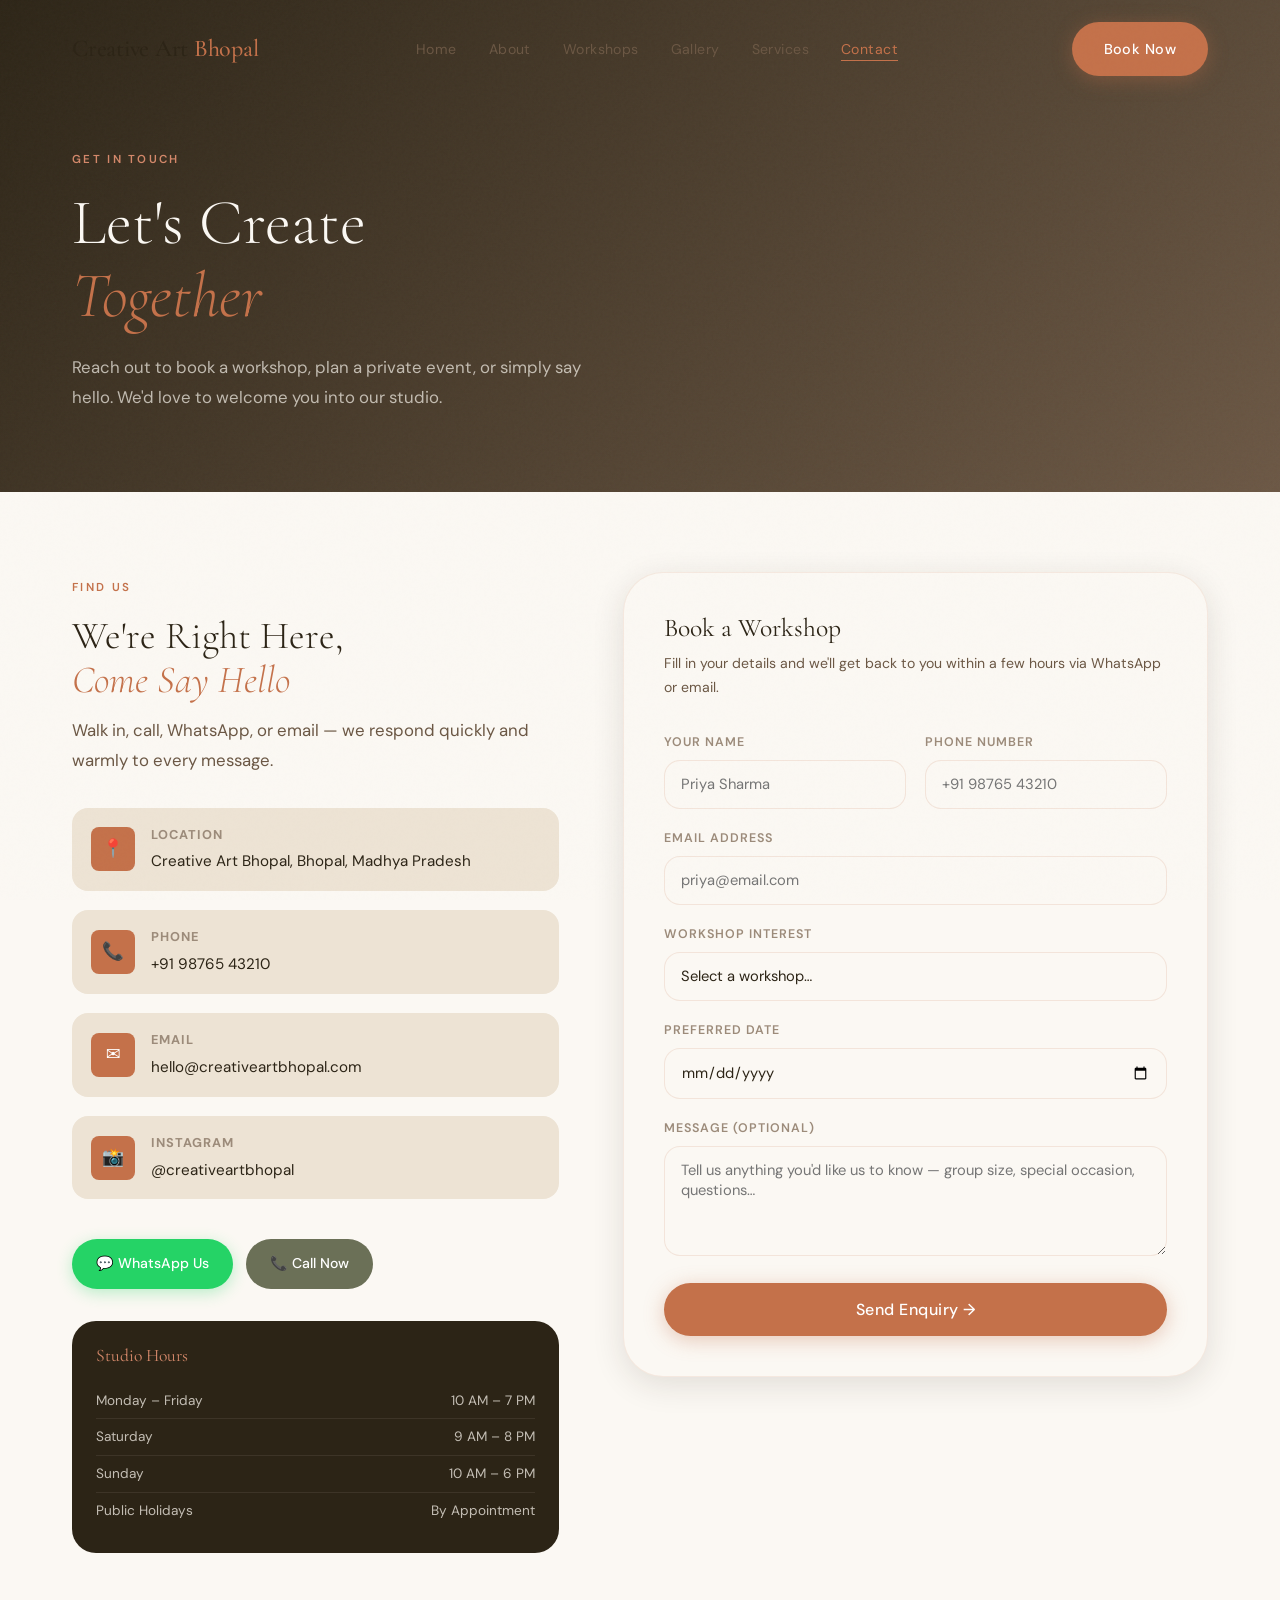
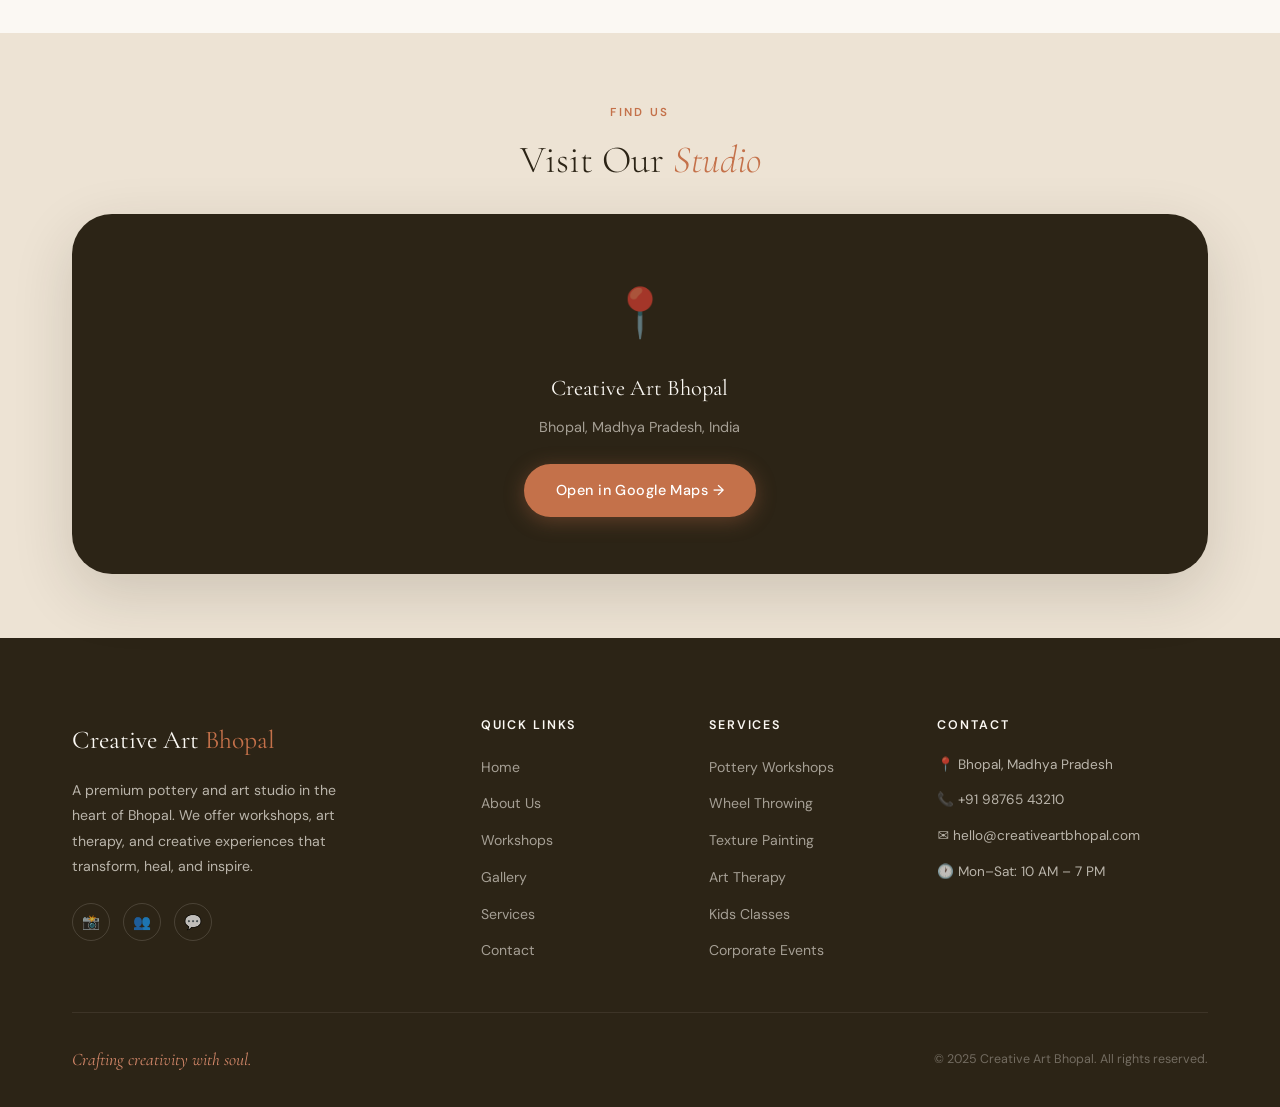
<file: contact.html>
<!DOCTYPE html>
<html lang="en">
<head>
  <meta charset="UTF-8" />
  <meta name="viewport" content="width=device-width, initial-scale=1.0" />
  <title>Contact — Creative Art Bhopal</title>
  <meta name="description" content="Book a workshop or get in touch with Creative Art Bhopal. Contact form, WhatsApp, phone, location and studio hours." />
  <link rel="stylesheet" href="style.css" />
</head>
<body>

<!-- MOBILE MENU -->
<nav class="mobile-menu" id="mobileMenu">
  <a href="index.html"     onclick="closeMobile()">Home</a>
  <a href="about.html"     onclick="closeMobile()">About</a>
  <a href="workshops.html" onclick="closeMobile()">Workshops</a>
  <a href="gallery.html"   onclick="closeMobile()">Gallery</a>
  <a href="services.html"  onclick="closeMobile()">Services</a>
  <a href="contact.html"   onclick="closeMobile()">Contact</a>
  <a href="contact.html" class="btn btn-primary" onclick="closeMobile()" style="font-size:1rem;padding:0.8rem 2rem">Book Now</a>
</nav>

<!-- NAVBAR -->
<header id="navbar">
  <div class="container">
    <div class="nav-inner">
      <a href="index.html" class="nav-logo">Creative Art <span>Bhopal</span></a>
      <ul class="nav-links">
        <li><a href="index.html">Home</a></li>
        <li><a href="about.html">About</a></li>
        <li><a href="workshops.html">Workshops</a></li>
        <li><a href="gallery.html">Gallery</a></li>
        <li><a href="services.html">Services</a></li>
        <li><a href="contact.html" class="active">Contact</a></li>
      </ul>
      <a href="contact.html" class="btn btn-primary nav-cta">Book Now</a>
      <button class="hamburger" id="hamburger" aria-label="Toggle menu" aria-expanded="false">
        <span></span><span></span><span></span>
      </button>
    </div>
  </div>
</header>

<!-- PAGE HERO -->
<div class="page-hero" style="background:linear-gradient(135deg,#2C2416,#6B5744)">
  <div class="container">
    <div class="page-hero-content reveal">
      <span class="section-label" style="color:var(--terra-light)">Get in Touch</span>
      <h1 class="section-title" style="color:var(--cream-light);font-size:clamp(2.5rem,5vw,4.5rem)">Let's Create<br><em>Together</em></h1>
      <p style="color:rgba(247,242,234,0.7);font-size:1.05rem;max-width:520px;line-height:1.8">Reach out to book a workshop, plan a private event, or simply say hello. We'd love to welcome you into our studio.</p>
    </div>
  </div>
</div>

<!-- CONTACT SECTION -->
<section class="page-section" style="background:var(--cream-light)">
  <div class="container">
    <div class="contact-grid">

      <!-- Info Side -->
      <div class="contact-info reveal">
        <span class="section-label">Find Us</span>
        <h2 class="section-title" style="font-size:clamp(1.8rem,3vw,2.8rem)">We're Right Here,<br><em>Come Say Hello</em></h2>
        <p class="section-subtitle" style="margin-bottom:2rem">Walk in, call, WhatsApp, or email — we respond quickly and warmly to every message.</p>

        <div class="contact-details">
          <div class="contact-item">
            <div class="contact-icon">📍</div>
            <div class="contact-item-text">
              <strong>Location</strong>
              <span>Creative Art Bhopal, Bhopal, Madhya Pradesh</span>
            </div>
          </div>
          <div class="contact-item">
            <div class="contact-icon">📞</div>
            <div class="contact-item-text">
              <strong>Phone</strong>
              <span>+91 98765 43210</span>
            </div>
          </div>
          <div class="contact-item">
            <div class="contact-icon">✉️</div>
            <div class="contact-item-text">
              <strong>Email</strong>
              <span>hello@creativeartbhopal.com</span>
            </div>
          </div>
          <div class="contact-item">
            <div class="contact-icon">📸</div>
            <div class="contact-item-text">
              <strong>Instagram</strong>
              <span>@creativeartbhopal</span>
            </div>
          </div>
        </div>

        <div class="contact-quick-btns">
          <a href="https://wa.me/919876543210" class="btn-whatsapp" id="whatsappBtn">💬 WhatsApp Us</a>
          <a href="tel:+919876543210"          class="btn-call"      id="callBtn">📞 Call Now</a>
        </div>

        <div class="hours-card">
          <h4>Studio Hours</h4>
          <div class="hours-row"><span>Monday – Friday</span><span>10 AM – 7 PM</span></div>
          <div class="hours-row"><span>Saturday</span><span>9 AM – 8 PM</span></div>
          <div class="hours-row"><span>Sunday</span><span>10 AM – 6 PM</span></div>
          <div class="hours-row"><span>Public Holidays</span><span>By Appointment</span></div>
        </div>
      </div>

      <!-- Form Side -->
      <div class="contact-form-wrap reveal reveal-delay-2">
        <h3>Book a Workshop</h3>
        <p>Fill in your details and we'll get back to you within a few hours via WhatsApp or email.</p>
        <form id="contactForm" onsubmit="submitForm(event)" novalidate>
          <div class="form-row">
            <div class="form-group">
              <label for="fname">Your Name</label>
              <input type="text" id="fname" name="name" placeholder="Priya Sharma" required />
            </div>
            <div class="form-group">
              <label for="fphone">Phone Number</label>
              <input type="tel" id="fphone" name="phone" placeholder="+91 98765 43210" required />
            </div>
          </div>
          <div class="form-group">
            <label for="femail">Email Address</label>
            <input type="email" id="femail" name="email" placeholder="priya@email.com" required />
          </div>
          <div class="form-group">
            <label for="fworkshop">Workshop Interest</label>
            <select id="fworkshop" name="workshop" required>
              <option value="" disabled selected>Select a workshop…</option>
              <option>Beginner Pottery</option>
              <option>Wheel Throwing</option>
              <option>Texture Painting</option>
              <option>Art Therapy</option>
              <option>Kids Classes</option>
              <option>Couples Session</option>
              <option>Corporate Workshop</option>
              <option>Private Event</option>
              <option>Monthly Course</option>
              <option>Other / Not Sure</option>
            </select>
          </div>
          <div class="form-group">
            <label for="fdate">Preferred Date</label>
            <input type="date" id="fdate" name="date" />
          </div>
          <div class="form-group">
            <label for="fmsg">Message (Optional)</label>
            <textarea id="fmsg" name="message" placeholder="Tell us anything you'd like us to know — group size, special occasion, questions…"></textarea>
          </div>
          <button type="submit" class="btn btn-primary form-submit" id="formSubmit">Send Enquiry →</button>
          <p id="formSuccess" style="display:none;text-align:center;color:var(--olive);font-size:0.9rem;margin-top:1rem;font-weight:500">
            ✅ Thank you! We'll be in touch very soon.
          </p>
        </form>
      </div>

    </div>
  </div>
</section>

<!-- MAP PLACEHOLDER -->
<div style="background:var(--beige);padding:4rem 0">
  <div class="container">
    <div class="reveal" style="text-align:center;margin-bottom:2rem">
      <span class="section-label">Find Us</span>
      <h2 class="section-title" style="font-size:clamp(1.8rem,3vw,2.6rem)">Visit Our <em>Studio</em></h2>
    </div>
    <div style="background:var(--charcoal);border-radius:var(--radius-xl);height:360px;display:flex;align-items:center;justify-content:center;overflow:hidden;box-shadow:var(--shadow-lg)" class="reveal">
      <div style="text-align:center;color:rgba(247,242,234,0.6)">
        <div style="font-size:3rem;margin-bottom:1rem">📍</div>
        <p style="font-family:var(--serif);font-size:1.4rem;color:var(--cream-light);margin-bottom:0.5rem">Creative Art Bhopal</p>
        <p style="font-size:0.9rem">Bhopal, Madhya Pradesh, India</p>
        <a href="https://maps.google.com" target="_blank" rel="noopener" class="btn btn-primary" style="margin-top:1.5rem;display:inline-flex">Open in Google Maps →</a>
      </div>
    </div>
  </div>
</div>

<!-- FOOTER -->
<footer id="footer">
  <div class="container">
    <div class="footer-grid">
      <div class="footer-brand">
        <a href="index.html" class="footer-logo">Creative Art <span>Bhopal</span></a>
        <p class="footer-about">A premium pottery and art studio in the heart of Bhopal. We offer workshops, art therapy, and creative experiences that transform, heal, and inspire.</p>
        <div class="social-icons">
          <a href="https://instagram.com" target="_blank" rel="noopener" class="social-icon">📸</a>
          <a href="https://facebook.com"  target="_blank" rel="noopener" class="social-icon">👥</a>
          <a href="https://wa.me/919876543210" target="_blank" rel="noopener" class="social-icon">💬</a>
        </div>
      </div>
      <div class="footer-col"><h4>Quick Links</h4><ul class="footer-links"><li><a href="index.html">Home</a></li><li><a href="about.html">About Us</a></li><li><a href="workshops.html">Workshops</a></li><li><a href="gallery.html">Gallery</a></li><li><a href="services.html">Services</a></li><li><a href="contact.html">Contact</a></li></ul></div>
      <div class="footer-col"><h4>Services</h4><ul class="footer-links"><li><a href="services.html">Pottery Workshops</a></li><li><a href="services.html">Wheel Throwing</a></li><li><a href="services.html">Texture Painting</a></li><li><a href="services.html">Art Therapy</a></li><li><a href="services.html">Kids Classes</a></li><li><a href="services.html">Corporate Events</a></li></ul></div>
      <div class="footer-col"><h4>Contact</h4><div class="footer-contact-list"><div class="footer-contact-item">📍 Bhopal, Madhya Pradesh</div><div class="footer-contact-item">📞 +91 98765 43210</div><div class="footer-contact-item">✉️ hello@creativeartbhopal.com</div><div class="footer-contact-item">🕐 Mon–Sat: 10 AM – 7 PM</div></div></div>
    </div>
    <div class="footer-bottom">
      <span class="footer-tagline">Crafting creativity with soul.</span>
      <span class="footer-legal">© 2025 Creative Art Bhopal. All rights reserved.</span>
    </div>
  </div>
</footer>

<script src="app.js"></script>
</body>
</html>
</file>
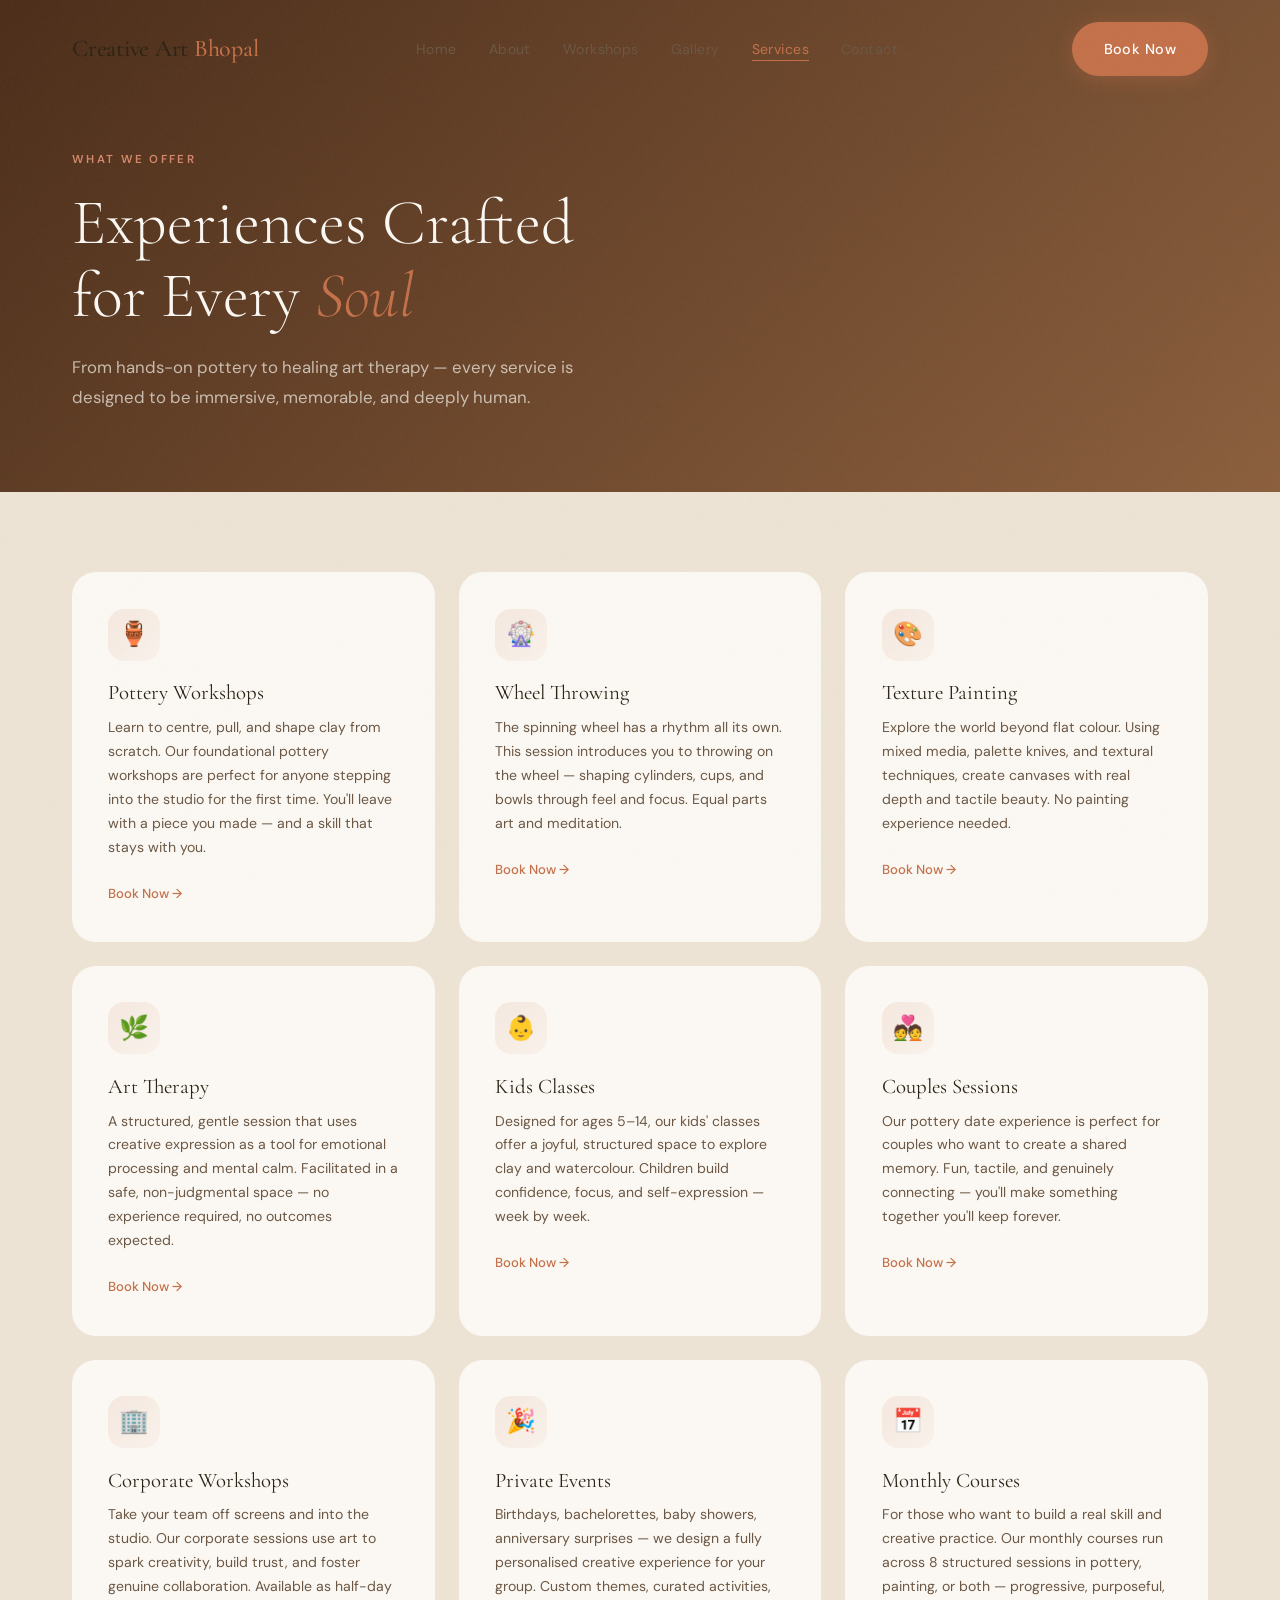
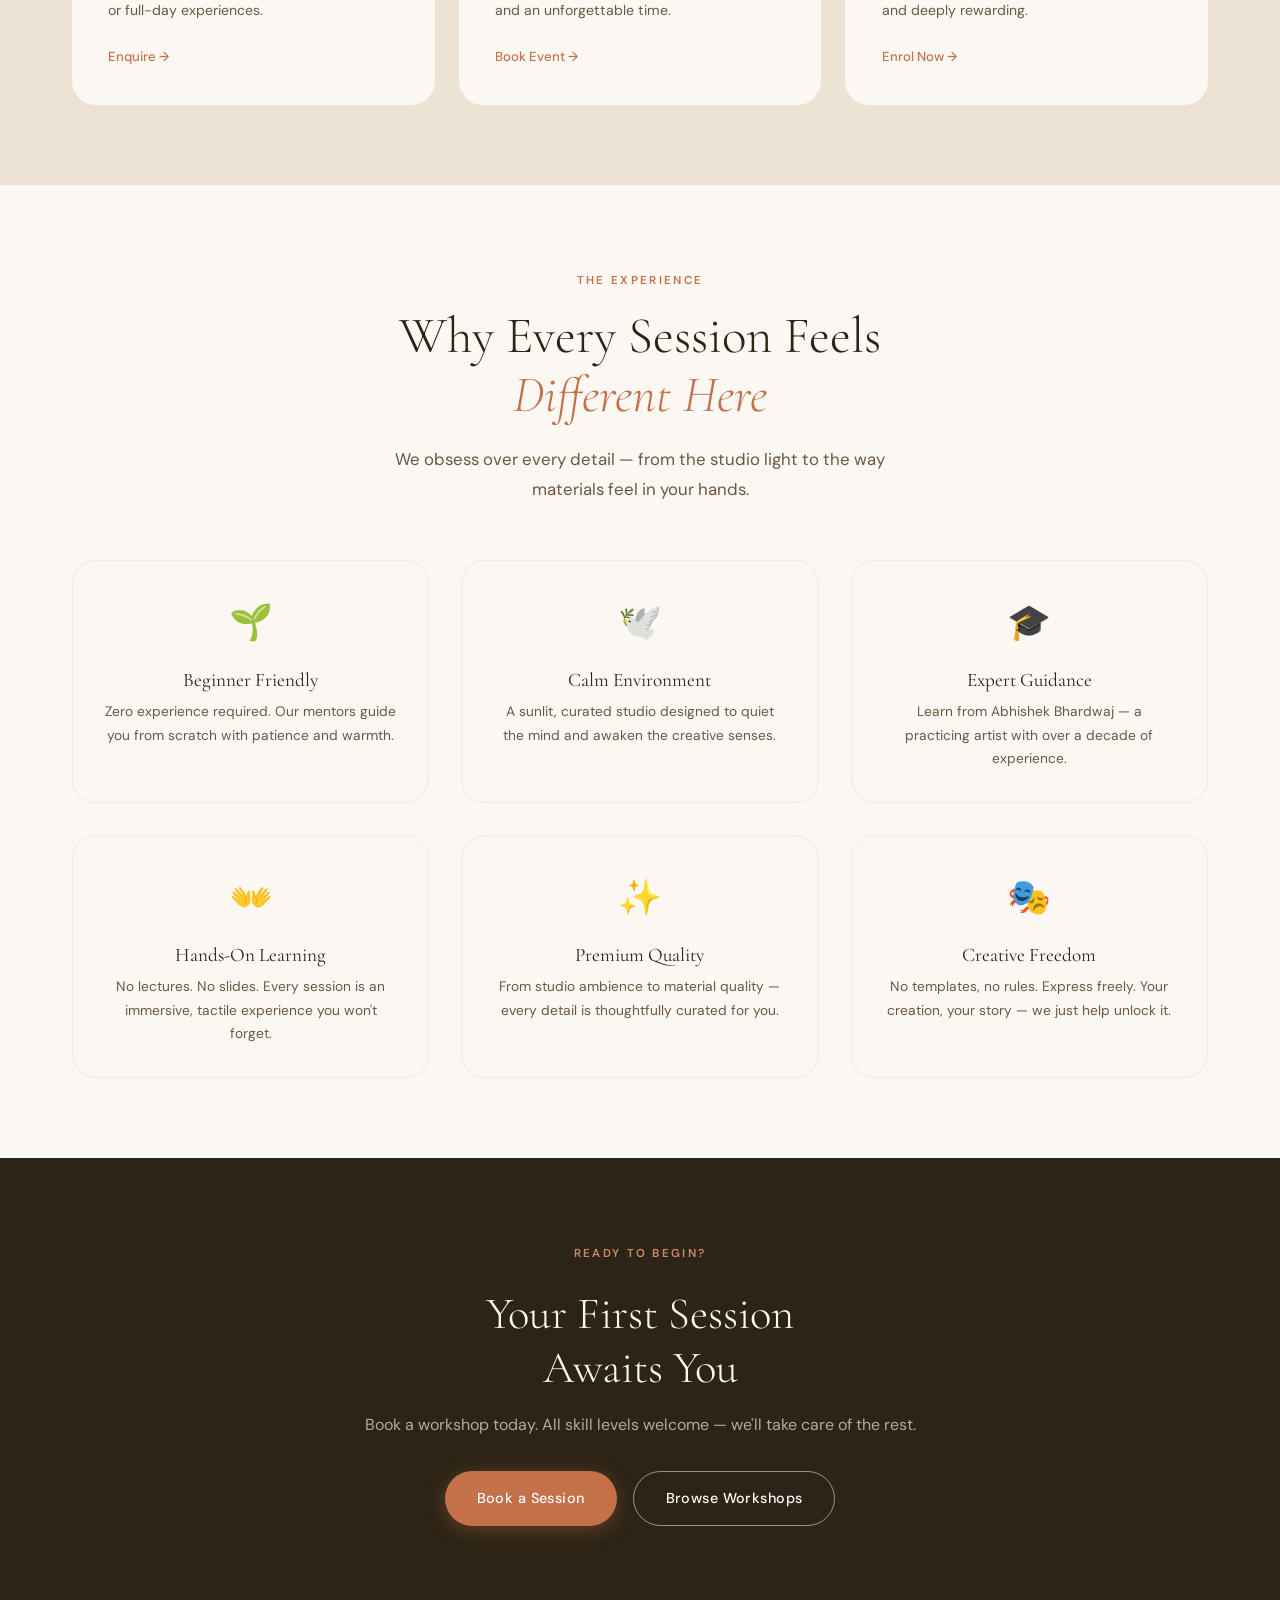
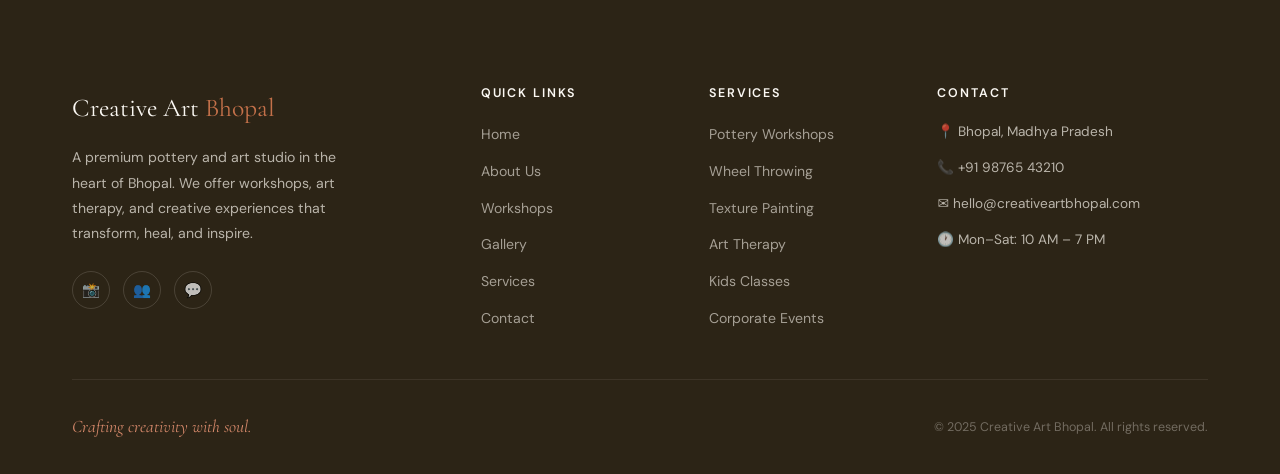
<file: services.html>
<!DOCTYPE html>
<html lang="en">
<head>
  <meta charset="UTF-8" />
  <meta name="viewport" content="width=device-width, initial-scale=1.0" />
  <title>Services — Creative Art Bhopal</title>
  <meta name="description" content="All services offered by Creative Art Bhopal: pottery, wheel throwing, painting, art therapy, kids classes, couples sessions, corporate workshops and more." />
  <link rel="stylesheet" href="style.css" />
</head>
<body>

<!-- MOBILE MENU -->
<nav class="mobile-menu" id="mobileMenu">
  <a href="index.html"     onclick="closeMobile()">Home</a>
  <a href="about.html"     onclick="closeMobile()">About</a>
  <a href="workshops.html" onclick="closeMobile()">Workshops</a>
  <a href="gallery.html"   onclick="closeMobile()">Gallery</a>
  <a href="services.html"  onclick="closeMobile()">Services</a>
  <a href="contact.html"   onclick="closeMobile()">Contact</a>
  <a href="contact.html" class="btn btn-primary" onclick="closeMobile()" style="font-size:1rem;padding:0.8rem 2rem">Book Now</a>
</nav>

<!-- NAVBAR -->
<header id="navbar">
  <div class="container">
    <div class="nav-inner">
      <a href="index.html" class="nav-logo">Creative Art <span>Bhopal</span></a>
      <ul class="nav-links">
        <li><a href="index.html">Home</a></li>
        <li><a href="about.html">About</a></li>
        <li><a href="workshops.html">Workshops</a></li>
        <li><a href="gallery.html">Gallery</a></li>
        <li><a href="services.html" class="active">Services</a></li>
        <li><a href="contact.html">Contact</a></li>
      </ul>
      <a href="contact.html" class="btn btn-primary nav-cta">Book Now</a>
      <button class="hamburger" id="hamburger" aria-label="Toggle menu" aria-expanded="false">
        <span></span><span></span><span></span>
      </button>
    </div>
  </div>
</header>

<!-- PAGE HERO -->
<div class="page-hero" style="background:linear-gradient(135deg,#4a2c18,#8B5E3C)">
  <div class="container">
    <div class="page-hero-content reveal">
      <span class="section-label" style="color:var(--terra-light)">What We Offer</span>
      <h1 class="section-title" style="color:var(--cream-light);font-size:clamp(2.5rem,5vw,4.5rem)">Experiences Crafted<br>for Every <em>Soul</em></h1>
      <p style="color:rgba(247,242,234,0.7);font-size:1.05rem;max-width:540px;line-height:1.8">From hands-on pottery to healing art therapy — every service is designed to be immersive, memorable, and deeply human.</p>
    </div>
  </div>
</div>

<!-- ALL SERVICES -->
<section class="page-section" style="background:var(--beige)">
  <div class="container">
    <div class="services-grid">
      <div class="service-card reveal">
        <div class="service-icon">🏺</div>
        <h3>Pottery Workshops</h3>
        <p>Learn to centre, pull, and shape clay from scratch. Our foundational pottery workshops are perfect for anyone stepping into the studio for the first time. You'll leave with a piece you made — and a skill that stays with you.</p>
        <a href="contact.html" class="service-link">Book Now →</a>
      </div>
      <div class="service-card reveal reveal-delay-1">
        <div class="service-icon">🎡</div>
        <h3>Wheel Throwing</h3>
        <p>The spinning wheel has a rhythm all its own. This session introduces you to throwing on the wheel — shaping cylinders, cups, and bowls through feel and focus. Equal parts art and meditation.</p>
        <a href="contact.html" class="service-link">Book Now →</a>
      </div>
      <div class="service-card reveal reveal-delay-2">
        <div class="service-icon">🎨</div>
        <h3>Texture Painting</h3>
        <p>Explore the world beyond flat colour. Using mixed media, palette knives, and textural techniques, create canvases with real depth and tactile beauty. No painting experience needed.</p>
        <a href="contact.html" class="service-link">Book Now →</a>
      </div>
      <div class="service-card reveal">
        <div class="service-icon">🌿</div>
        <h3>Art Therapy</h3>
        <p>A structured, gentle session that uses creative expression as a tool for emotional processing and mental calm. Facilitated in a safe, non-judgmental space — no experience required, no outcomes expected.</p>
        <a href="contact.html" class="service-link">Book Now →</a>
      </div>
      <div class="service-card reveal reveal-delay-1">
        <div class="service-icon">👶</div>
        <h3>Kids Classes</h3>
        <p>Designed for ages 5–14, our kids' classes offer a joyful, structured space to explore clay and watercolour. Children build confidence, focus, and self-expression — week by week.</p>
        <a href="contact.html" class="service-link">Book Now →</a>
      </div>
      <div class="service-card reveal reveal-delay-2">
        <div class="service-icon">💑</div>
        <h3>Couples Sessions</h3>
        <p>Our pottery date experience is perfect for couples who want to create a shared memory. Fun, tactile, and genuinely connecting — you'll make something together you'll keep forever.</p>
        <a href="contact.html" class="service-link">Book Now →</a>
      </div>
      <div class="service-card reveal">
        <div class="service-icon">🏢</div>
        <h3>Corporate Workshops</h3>
        <p>Take your team off screens and into the studio. Our corporate sessions use art to spark creativity, build trust, and foster genuine collaboration. Available as half-day or full-day experiences.</p>
        <a href="contact.html" class="service-link">Enquire →</a>
      </div>
      <div class="service-card reveal reveal-delay-1">
        <div class="service-icon">🎉</div>
        <h3>Private Events</h3>
        <p>Birthdays, bachelorettes, baby showers, anniversary surprises — we design a fully personalised creative experience for your group. Custom themes, curated activities, and an unforgettable time.</p>
        <a href="contact.html" class="service-link">Book Event →</a>
      </div>
      <div class="service-card reveal reveal-delay-2">
        <div class="service-icon">📅</div>
        <h3>Monthly Courses</h3>
        <p>For those who want to build a real skill and creative practice. Our monthly courses run across 8 structured sessions in pottery, painting, or both — progressive, purposeful, and deeply rewarding.</p>
        <a href="contact.html" class="service-link">Enrol Now →</a>
      </div>
    </div>
  </div>
</section>

<!-- WHY CHOOSE US -->
<section class="page-section" style="background:var(--cream-light)">
  <div class="container">
    <div class="services-header reveal">
      <span class="section-label">The Experience</span>
      <h2 class="section-title">Why Every Session Feels<br><em>Different Here</em></h2>
      <p class="section-subtitle">We obsess over every detail — from the studio light to the way materials feel in your hands.</p>
    </div>
    <div class="why-grid">
      <div class="why-card reveal"><span class="why-icon">🌱</span><h3>Beginner Friendly</h3><p>Zero experience required. Our mentors guide you from scratch with patience and warmth.</p></div>
      <div class="why-card reveal reveal-delay-1"><span class="why-icon">🕊️</span><h3>Calm Environment</h3><p>A sunlit, curated studio designed to quiet the mind and awaken the creative senses.</p></div>
      <div class="why-card reveal reveal-delay-2"><span class="why-icon">🎓</span><h3>Expert Guidance</h3><p>Learn from Abhishek Bhardwaj — a practicing artist with over a decade of experience.</p></div>
      <div class="why-card reveal reveal-delay-3"><span class="why-icon">👐</span><h3>Hands-On Learning</h3><p>No lectures. No slides. Every session is an immersive, tactile experience you won't forget.</p></div>
      <div class="why-card reveal reveal-delay-1"><span class="why-icon">✨</span><h3>Premium Quality</h3><p>From studio ambience to material quality — every detail is thoughtfully curated for you.</p></div>
      <div class="why-card reveal reveal-delay-2"><span class="why-icon">🎭</span><h3>Creative Freedom</h3><p>No templates, no rules. Express freely. Your creation, your story — we just help unlock it.</p></div>
    </div>
  </div>
</section>

<!-- CTA -->
<div style="background:var(--charcoal);padding:5rem 0;text-align:center">
  <div class="container">
    <div class="reveal">
      <span class="section-label" style="color:var(--terra-light)">Ready to Begin?</span>
      <h2 style="font-family:var(--serif);font-size:clamp(2rem,3.5vw,3rem);color:var(--cream-light);font-weight:300;margin:0.5rem 0 1rem">Your First Session<br>Awaits You</h2>
      <p style="color:rgba(247,242,234,0.65);font-size:1rem;margin-bottom:2rem">Book a workshop today. All skill levels welcome — we'll take care of the rest.</p>
      <div style="display:flex;gap:1rem;justify-content:center;flex-wrap:wrap">
        <a href="contact.html" class="btn btn-primary">Book a Session</a>
        <a href="workshops.html" class="btn btn-outline-light">Browse Workshops</a>
      </div>
    </div>
  </div>
</div>

<!-- FOOTER -->
<footer id="footer">
  <div class="container">
    <div class="footer-grid">
      <div class="footer-brand">
        <a href="index.html" class="footer-logo">Creative Art <span>Bhopal</span></a>
        <p class="footer-about">A premium pottery and art studio in the heart of Bhopal. We offer workshops, art therapy, and creative experiences that transform, heal, and inspire.</p>
        <div class="social-icons">
          <a href="https://instagram.com" target="_blank" rel="noopener" class="social-icon">📸</a>
          <a href="https://facebook.com"  target="_blank" rel="noopener" class="social-icon">👥</a>
          <a href="https://wa.me/919876543210" target="_blank" rel="noopener" class="social-icon">💬</a>
        </div>
      </div>
      <div class="footer-col"><h4>Quick Links</h4><ul class="footer-links"><li><a href="index.html">Home</a></li><li><a href="about.html">About Us</a></li><li><a href="workshops.html">Workshops</a></li><li><a href="gallery.html">Gallery</a></li><li><a href="services.html">Services</a></li><li><a href="contact.html">Contact</a></li></ul></div>
      <div class="footer-col"><h4>Services</h4><ul class="footer-links"><li><a href="services.html">Pottery Workshops</a></li><li><a href="services.html">Wheel Throwing</a></li><li><a href="services.html">Texture Painting</a></li><li><a href="services.html">Art Therapy</a></li><li><a href="services.html">Kids Classes</a></li><li><a href="services.html">Corporate Events</a></li></ul></div>
      <div class="footer-col"><h4>Contact</h4><div class="footer-contact-list"><div class="footer-contact-item">📍 Bhopal, Madhya Pradesh</div><div class="footer-contact-item">📞 +91 98765 43210</div><div class="footer-contact-item">✉️ hello@creativeartbhopal.com</div><div class="footer-contact-item">🕐 Mon–Sat: 10 AM – 7 PM</div></div></div>
    </div>
    <div class="footer-bottom">
      <span class="footer-tagline">Crafting creativity with soul.</span>
      <span class="footer-legal">© 2025 Creative Art Bhopal. All rights reserved.</span>
    </div>
  </div>
</footer>

<div class="sticky-cta" id="stickyCta">
  <span>Ready to create something beautiful?</span>
  <a href="contact.html" class="btn btn-primary">Book Now</a>
</div>

<script src="app.js"></script>
</body>
</html>
</file>
<file: style.css>
/* =========================================
   CREATIVE ART BHOPAL — PREMIUM CSS SYSTEM
   ========================================= */

@import url('https://fonts.googleapis.com/css2?family=Cormorant+Garamond:ital,wght@0,300;0,400;0,500;0,600;1,300;1,400&family=DM+Sans:wght@300;400;500;600&display=swap');

/* ---- DESIGN TOKENS ---- */
:root {
  --cream:       #F7F2EA;
  --cream-light: #FBF8F3;
  --beige:       #EDE3D4;
  --terracotta:  #C4714A;
  --terra-dark:  #A85A34;
  --terra-light: #D4886A;
  --clay:        #8B5E3C;
  --clay-light:  #B07D55;
  --olive:       #6B7057;
  --olive-light: #8A8F70;
  --charcoal:    #2C2416;
  --brown-mid:   #5C3D2E;
  --text-main:   #2C2416;
  --text-soft:   #6B5744;
  --text-muted:  #9C8B7A;
  --white:       #FFFFFF;

  --serif: 'Cormorant Garamond', Georgia, serif;
  --sans:  'DM Sans', system-ui, sans-serif;

  --radius-sm:  8px;
  --radius-md:  16px;
  --radius-lg:  24px;
  --radius-xl:  40px;

  --shadow-sm:  0 2px 12px rgba(44,36,22,0.08);
  --shadow-md:  0 8px 32px rgba(44,36,22,0.12);
  --shadow-lg:  0 20px 60px rgba(44,36,22,0.16);
  --shadow-glow:0 0 40px rgba(196,113,74,0.2);

  --transition: all 0.4s cubic-bezier(0.25, 0.46, 0.45, 0.94);
  --transition-fast: all 0.2s ease;
}

/* ---- RESET & BASE ---- */
*, *::before, *::after { box-sizing: border-box; margin: 0; padding: 0; }

html { scroll-behavior: smooth; font-size: 16px; }

body {
  font-family: var(--sans);
  background-color: var(--cream-light);
  color: var(--text-main);
  line-height: 1.7;
  overflow-x: hidden;
}

img { max-width: 100%; display: block; }
a  { text-decoration: none; color: inherit; }
ul { list-style: none; }
button { cursor: pointer; border: none; background: none; font-family: inherit; }

/* ---- GRAIN TEXTURE OVERLAY ---- */
body::before {
  content: '';
  position: fixed;
  inset: 0;
  background-image: url("data:image/svg+xml,%3Csvg viewBox='0 0 256 256' xmlns='http://www.w3.org/2000/svg'%3E%3Cfilter id='noise'%3E%3CfeTurbulence type='fractalNoise' baseFrequency='0.9' numOctaves='4' stitchTiles='stitch'/%3E%3C/filter%3E%3Crect width='100%25' height='100%25' filter='url(%23noise)' opacity='0.04'/%3E%3C/svg%3E");
  pointer-events: none;
  z-index: 9999;
  opacity: 0.4;
}

/* ---- TYPOGRAPHY ---- */
h1, h2, h3, h4 { font-family: var(--serif); font-weight: 400; line-height: 1.2; }

.section-label {
  font-family: var(--sans);
  font-size: 0.72rem;
  font-weight: 600;
  letter-spacing: 0.2em;
  text-transform: uppercase;
  color: var(--terracotta);
  display: inline-block;
  margin-bottom: 1rem;
}

.section-title {
  font-family: var(--serif);
  font-size: clamp(2.2rem, 4vw, 3.4rem);
  font-weight: 300;
  color: var(--charcoal);
  line-height: 1.15;
  margin-bottom: 1.2rem;
}

.section-title em { font-style: italic; color: var(--terracotta); }

.section-subtitle {
  font-family: var(--sans);
  font-size: 1.05rem;
  color: var(--text-soft);
  max-width: 560px;
  line-height: 1.8;
}

/* ---- BUTTONS ---- */
.btn {
  display: inline-flex;
  align-items: center;
  gap: 0.5rem;
  padding: 0.9rem 2rem;
  border-radius: 100px;
  font-family: var(--sans);
  font-size: 0.9rem;
  font-weight: 500;
  letter-spacing: 0.03em;
  transition: var(--transition);
  position: relative;
  overflow: hidden;
}

.btn::before {
  content: '';
  position: absolute;
  inset: 0;
  background: rgba(255,255,255,0.15);
  transform: translateX(-100%);
  transition: transform 0.4s ease;
}
.btn:hover::before { transform: translateX(0); }

.btn-primary {
  background: var(--terracotta);
  color: var(--white);
  box-shadow: 0 4px 20px rgba(196,113,74,0.35);
}
.btn-primary:hover {
  background: var(--terra-dark);
  transform: translateY(-2px);
  box-shadow: 0 8px 30px rgba(196,113,74,0.45);
}

.btn-secondary {
  background: transparent;
  color: var(--charcoal);
  border: 1.5px solid rgba(44,36,22,0.25);
}
.btn-secondary:hover {
  border-color: var(--terracotta);
  color: var(--terracotta);
  transform: translateY(-2px);
}

.btn-outline-light {
  background: transparent;
  color: var(--white);
  border: 1.5px solid rgba(255,255,255,0.5);
}
.btn-outline-light:hover {
  background: rgba(255,255,255,0.15);
  border-color: var(--white);
}

/* ---- LAYOUT ---- */
.container {
  max-width: 1200px;
  margin: 0 auto;
  padding: 0 2rem;
}

section { padding: 6rem 0; }

/* ---- SCROLL REVEAL ---- */
.reveal {
  opacity: 0;
  transform: translateY(40px);
  transition: opacity 0.8s cubic-bezier(0.25,0.46,0.45,0.94),
              transform 0.8s cubic-bezier(0.25,0.46,0.45,0.94);
}
.reveal.visible { opacity: 1; transform: translateY(0); }
.reveal-delay-1 { transition-delay: 0.1s; }
.reveal-delay-2 { transition-delay: 0.2s; }
.reveal-delay-3 { transition-delay: 0.3s; }
.reveal-delay-4 { transition-delay: 0.4s; }

/* ============================
   NAVBAR
   ============================ */
#navbar {
  position: fixed;
  top: 0; left: 0; right: 0;
  z-index: 1000;
  padding: 1.4rem 0;
  transition: var(--transition);
}

#navbar.scrolled {
  background: rgba(247,242,234,0.88);
  backdrop-filter: blur(20px);
  -webkit-backdrop-filter: blur(20px);
  box-shadow: 0 2px 30px rgba(44,36,22,0.1);
  padding: 0.9rem 0;
  border-bottom: 1px solid rgba(196,113,74,0.1);
}

.nav-inner {
  display: flex;
  align-items: center;
  justify-content: space-between;
  gap: 2rem;
}

.nav-logo {
  font-family: var(--serif);
  font-size: 1.5rem;
  font-weight: 500;
  color: var(--charcoal);
  letter-spacing: -0.01em;
}
.nav-logo span { color: var(--terracotta); }

.nav-links {
  display: flex;
  align-items: center;
  gap: 2rem;
}

.nav-links a {
  font-size: 0.88rem;
  font-weight: 400;
  color: var(--text-soft);
  letter-spacing: 0.03em;
  position: relative;
  transition: var(--transition-fast);
}
.nav-links a::after {
  content: '';
  position: absolute;
  bottom: -3px; left: 0;
  width: 0; height: 1.5px;
  background: var(--terracotta);
  transition: width 0.3s ease;
}
.nav-links a:hover { color: var(--terracotta); }
.nav-links a:hover::after { width: 100%; }

.nav-cta { margin-left: 1rem; }

.hamburger {
  display: none;
  flex-direction: column;
  gap: 5px;
  padding: 4px;
}
.hamburger span {
  display: block;
  width: 24px; height: 1.5px;
  background: var(--charcoal);
  transition: var(--transition);
}
.hamburger.open span:nth-child(1) { transform: translateY(6.5px) rotate(45deg); }
.hamburger.open span:nth-child(2) { opacity: 0; }
.hamburger.open span:nth-child(3) { transform: translateY(-6.5px) rotate(-45deg); }

/* ============================
   HERO
   ============================ */
#hero {
  min-height: 100vh;
  position: relative;
  display: flex;
  align-items: center;
  overflow: hidden;
}

.hero-bg {
  position: absolute;
  inset: 0;
  background: linear-gradient(135deg, #2C2416 0%, #5C3D2E 40%, #8B5E3C 70%, #C4714A 100%);
  z-index: 0;
}

.hero-bg-img {
  position: absolute;
  inset: 0;
  background-image: url('images/hero-bg.png');
  background-size: cover;
  background-position: center;
  opacity: 0.35;
  z-index: 1;
}

.hero-overlay {
  position: absolute;
  inset: 0;
  background: linear-gradient(to right, rgba(44,36,22,0.85) 0%, rgba(44,36,22,0.4) 60%, rgba(44,36,22,0.1) 100%);
  z-index: 2;
}

/* Floating organic shapes */
.hero-shape {
  position: absolute;
  border-radius: 50%;
  filter: blur(80px);
  opacity: 0.15;
  z-index: 2;
  animation: floatShape 8s ease-in-out infinite;
}
.hero-shape-1 {
  width: 500px; height: 500px;
  background: var(--terracotta);
  top: -100px; right: -100px;
  animation-delay: 0s;
}
.hero-shape-2 {
  width: 300px; height: 300px;
  background: var(--clay-light);
  bottom: 10%; left: 30%;
  animation-delay: -3s;
}
.hero-shape-3 {
  width: 200px; height: 200px;
  background: var(--olive);
  top: 40%; right: 20%;
  animation-delay: -5s;
}

@keyframes floatShape {
  0%, 100% { transform: translate(0,0) scale(1); }
  33%       { transform: translate(20px,-20px) scale(1.05); }
  66%       { transform: translate(-15px,15px) scale(0.95); }
}

.hero-content {
  position: relative;
  z-index: 3;
  padding: 8rem 0 5rem;
  max-width: 720px;
}

.hero-label {
  font-size: 0.72rem;
  font-weight: 600;
  letter-spacing: 0.25em;
  text-transform: uppercase;
  color: var(--terra-light);
  margin-bottom: 1.5rem;
  display: flex;
  align-items: center;
  gap: 0.8rem;
}
.hero-label::before {
  content: '';
  display: block;
  width: 30px; height: 1px;
  background: var(--terra-light);
}

.hero-headline {
  font-family: var(--serif);
  font-size: clamp(3rem, 6vw, 5.5rem);
  font-weight: 300;
  color: var(--cream-light);
  line-height: 1.05;
  margin-bottom: 1.5rem;
  letter-spacing: -0.02em;
}
.hero-headline em { font-style: italic; color: var(--terra-light); }

.hero-sub {
  font-size: 1.1rem;
  color: rgba(247,242,234,0.75);
  max-width: 500px;
  line-height: 1.8;
  margin-bottom: 2.5rem;
}

.hero-actions { display: flex; gap: 1rem; flex-wrap: wrap; margin-bottom: 3rem; }

.hero-trust {
  display: flex;
  gap: 1.5rem;
  flex-wrap: wrap;
}

.trust-item {
  display: flex;
  align-items: center;
  gap: 0.5rem;
  font-size: 0.82rem;
  color: rgba(247,242,234,0.65);
}
.trust-item svg { color: var(--terra-light); }

/* Scroll indicator */
.scroll-indicator {
  position: absolute;
  bottom: 2.5rem;
  left: 50%;
  transform: translateX(-50%);
  z-index: 3;
  display: flex;
  flex-direction: column;
  align-items: center;
  gap: 0.3rem;
  color: rgba(247,242,234,0.4);
  font-size: 0.7rem;
  letter-spacing: 0.15em;
  text-transform: uppercase;
}
.scroll-line {
  width: 1px; height: 40px;
  background: linear-gradient(to bottom, rgba(247,242,234,0.4), transparent);
  animation: scrollPulse 2s ease-in-out infinite;
}
@keyframes scrollPulse {
  0%,100% { transform: scaleY(1); opacity: 1; }
  50%      { transform: scaleY(0.6); opacity: 0.4; }
}

/* ============================
   ABOUT
   ============================ */
#about { background: var(--cream-light); }

.about-grid {
  display: grid;
  grid-template-columns: 1fr 1fr;
  gap: 5rem;
  align-items: center;
}

.about-images {
  position: relative;
  height: 560px;
}

.about-img-main {
  position: absolute;
  top: 0; left: 0;
  width: 75%;
  aspect-ratio: 3/4;
  object-fit: cover;
  border-radius: var(--radius-lg);
  box-shadow: var(--shadow-lg);
}

.about-img-accent {
  position: absolute;
  bottom: 0; right: 0;
  width: 55%;
  aspect-ratio: 4/3;
  object-fit: cover;
  border-radius: var(--radius-md);
  box-shadow: var(--shadow-md);
  border: 6px solid var(--cream-light);
}

.about-badge {
  position: absolute;
  top: 50%; left: 60%;
  transform: translate(-50%,-50%);
  background: var(--terracotta);
  color: var(--white);
  padding: 1.2rem;
  border-radius: 50%;
  width: 110px; height: 110px;
  display: flex;
  flex-direction: column;
  align-items: center;
  justify-content: center;
  text-align: center;
  box-shadow: var(--shadow-glow);
  z-index: 2;
}
.about-badge strong { font-family: var(--serif); font-size: 1.8rem; line-height: 1; }
.about-badge span  { font-size: 0.6rem; letter-spacing: 0.1em; text-transform: uppercase; margin-top: 2px; }

.about-content .section-subtitle { margin-bottom: 2rem; }

.about-philosophy {
  display: grid;
  grid-template-columns: 1fr 1fr;
  gap: 1.2rem;
  margin: 2rem 0;
}

.philosophy-item {
  padding: 1.2rem;
  background: var(--beige);
  border-radius: var(--radius-md);
  border-left: 3px solid var(--terracotta);
}
.philosophy-item h4 {
  font-family: var(--serif);
  font-size: 1rem;
  margin-bottom: 0.3rem;
  color: var(--charcoal);
}
.philosophy-item p { font-size: 0.82rem; color: var(--text-soft); line-height: 1.6; }

/* ============================
   SERVICES
   ============================ */
#services { background: var(--beige); }

.services-header { text-align: center; margin-bottom: 3.5rem; }
.services-header .section-subtitle { margin: 0 auto; }

.services-grid {
  display: grid;
  grid-template-columns: repeat(3, 1fr);
  gap: 1.5rem;
}

.service-card {
  background: var(--cream-light);
  border-radius: var(--radius-lg);
  padding: 2.2rem;
  transition: var(--transition);
  position: relative;
  overflow: hidden;
  group: true;
  border: 1px solid transparent;
}

.service-card::before {
  content: '';
  position: absolute;
  bottom: 0; left: 0; right: 0;
  height: 3px;
  background: linear-gradient(90deg, var(--terracotta), var(--clay-light));
  transform: scaleX(0);
  transform-origin: left;
  transition: transform 0.4s ease;
}

.service-card:hover {
  transform: translateY(-6px);
  box-shadow: var(--shadow-lg);
  border-color: rgba(196,113,74,0.15);
}
.service-card:hover::before { transform: scaleX(1); }

.service-icon {
  width: 52px; height: 52px;
  background: linear-gradient(135deg, rgba(196,113,74,0.12), rgba(196,113,74,0.05));
  border-radius: var(--radius-md);
  display: flex;
  align-items: center;
  justify-content: center;
  margin-bottom: 1.3rem;
  font-size: 1.5rem;
  transition: var(--transition);
}
.service-card:hover .service-icon {
  background: var(--terracotta);
}

.service-card h3 {
  font-family: var(--serif);
  font-size: 1.3rem;
  margin-bottom: 0.6rem;
  color: var(--charcoal);
}
.service-card p {
  font-size: 0.88rem;
  color: var(--text-soft);
  line-height: 1.7;
  margin-bottom: 1.2rem;
}

.service-link {
  font-size: 0.82rem;
  font-weight: 500;
  color: var(--terracotta);
  display: inline-flex;
  align-items: center;
  gap: 0.4rem;
  transition: gap 0.3s ease;
}
.service-card:hover .service-link { gap: 0.7rem; }

/* ============================
   WORKSHOPS
   ============================ */
#workshops { background: var(--cream-light); }

.workshops-header {
  display: flex;
  align-items: flex-end;
  justify-content: space-between;
  margin-bottom: 3rem;
  flex-wrap: wrap;
  gap: 1.5rem;
}

.workshops-grid {
  display: grid;
  grid-template-columns: repeat(3, 1fr);
  gap: 1.5rem;
}

.workshop-card {
  background: var(--cream-light);
  border-radius: var(--radius-lg);
  overflow: hidden;
  box-shadow: var(--shadow-sm);
  transition: var(--transition);
  border: 1px solid rgba(196,113,74,0.1);
}
.workshop-card:hover {
  transform: translateY(-4px);
  box-shadow: var(--shadow-md);
}

.workshop-img {
  height: 200px;
  overflow: hidden;
  position: relative;
}
.workshop-img img {
  width: 100%; height: 100%;
  object-fit: cover;
  transition: transform 0.6s ease;
}
.workshop-card:hover .workshop-img img { transform: scale(1.06); }

.workshop-badge {
  position: absolute;
  top: 1rem; left: 1rem;
  background: var(--terracotta);
  color: var(--white);
  font-size: 0.7rem;
  font-weight: 600;
  letter-spacing: 0.08em;
  padding: 0.3rem 0.8rem;
  border-radius: 100px;
}
.workshop-badge.popular { background: var(--olive); }
.workshop-badge.weekend { background: var(--clay); }

.workshop-body { padding: 1.5rem; }
.workshop-body h3 {
  font-family: var(--serif);
  font-size: 1.25rem;
  margin-bottom: 0.8rem;
  color: var(--charcoal);
}

.workshop-meta {
  display: flex;
  flex-wrap: wrap;
  gap: 0.8rem;
  margin-bottom: 1.2rem;
}
.meta-item {
  display: flex;
  align-items: center;
  gap: 0.35rem;
  font-size: 0.78rem;
  color: var(--text-soft);
}

.seats-left {
  font-size: 0.75rem;
  color: var(--terracotta);
  font-weight: 600;
  margin-bottom: 1rem;
}

/* ============================
   GALLERY
   ============================ */
#gallery { background: var(--charcoal); color: var(--cream-light); }
#gallery .section-title { color: var(--cream-light); }
#gallery .section-label { color: var(--terra-light); }

.gallery-header { text-align: center; margin-bottom: 2.5rem; }
.gallery-header .section-subtitle { color: rgba(247,242,234,0.65); margin: 0 auto; }

.gallery-filters {
  display: flex;
  justify-content: center;
  gap: 0.6rem;
  flex-wrap: wrap;
  margin-bottom: 2.5rem;
}

.filter-btn {
  padding: 0.5rem 1.3rem;
  border-radius: 100px;
  font-size: 0.82rem;
  font-weight: 500;
  color: rgba(247,242,234,0.6);
  border: 1px solid rgba(247,242,234,0.15);
  transition: var(--transition-fast);
}
.filter-btn.active,
.filter-btn:hover {
  background: var(--terracotta);
  color: var(--white);
  border-color: var(--terracotta);
}

.gallery-grid {
  columns: 3;
  column-gap: 1.2rem;
}

.gallery-item {
  break-inside: avoid;
  margin-bottom: 1.2rem;
  border-radius: var(--radius-md);
  overflow: hidden;
  position: relative;
  cursor: pointer;
}

.gallery-item img {
  width: 100%;
  display: block;
  transition: transform 0.5s ease;
}

.gallery-overlay {
  position: absolute;
  inset: 0;
  background: linear-gradient(to top, rgba(44,36,22,0.8) 0%, transparent 60%);
  opacity: 0;
  transition: opacity 0.4s ease;
  display: flex;
  align-items: flex-end;
  padding: 1.2rem;
}
.gallery-overlay span {
  color: var(--cream-light);
  font-size: 0.85rem;
  font-weight: 500;
}

.gallery-item:hover img { transform: scale(1.05); }
.gallery-item:hover .gallery-overlay { opacity: 1; }

/* Lightbox */
.lightbox {
  position: fixed;
  inset: 0;
  background: rgba(22,16,8,0.95);
  z-index: 9000;
  display: flex;
  align-items: center;
  justify-content: center;
  opacity: 0;
  pointer-events: none;
  transition: opacity 0.4s ease;
}
.lightbox.open { opacity: 1; pointer-events: all; }
.lightbox img {
  max-width: 90vw;
  max-height: 85vh;
  border-radius: var(--radius-md);
  object-fit: contain;
}
.lightbox-close {
  position: absolute;
  top: 2rem; right: 2rem;
  color: var(--cream-light);
  font-size: 2rem;
  line-height: 1;
  cursor: pointer;
  background: rgba(255,255,255,0.1);
  width: 44px; height: 44px;
  display: flex;
  align-items: center;
  justify-content: center;
  border-radius: 50%;
  transition: var(--transition-fast);
}
.lightbox-close:hover { background: var(--terracotta); }

/* ============================
   WHY CHOOSE US
   ============================ */
#why { background: var(--cream-light); }

.why-grid {
  display: grid;
  grid-template-columns: repeat(3, 1fr);
  gap: 2rem;
}

.why-card {
  padding: 2rem;
  border-radius: var(--radius-lg);
  background: var(--cream-light);
  border: 1px solid rgba(196,113,74,0.12);
  text-align: center;
  transition: var(--transition);
}
.why-card:hover {
  background: var(--beige);
  transform: translateY(-4px);
  box-shadow: var(--shadow-md);
}

.why-icon {
  font-size: 2.2rem;
  margin-bottom: 1rem;
  display: block;
}

.why-card h3 {
  font-family: var(--serif);
  font-size: 1.2rem;
  margin-bottom: 0.5rem;
  color: var(--charcoal);
}
.why-card p { font-size: 0.86rem; color: var(--text-soft); line-height: 1.7; }

/* ============================
   TESTIMONIALS
   ============================ */
#testimonials { background: var(--beige); }

.testimonials-header { text-align: center; margin-bottom: 3rem; }

.testimonials-track {
  display: grid;
  grid-template-columns: repeat(3, 1fr);
  gap: 1.5rem;
}

.testimonial-card {
  background: var(--cream-light);
  border-radius: var(--radius-lg);
  padding: 2rem;
  position: relative;
  box-shadow: var(--shadow-sm);
  transition: var(--transition);
}
.testimonial-card:hover { transform: translateY(-4px); box-shadow: var(--shadow-md); }

.testimonial-card::before {
  content: '\201C';
  position: absolute;
  top: 1rem; right: 1.5rem;
  font-family: var(--serif);
  font-size: 5rem;
  line-height: 1;
  color: var(--terracotta);
  opacity: 0.15;
}

.stars {
  display: flex;
  gap: 3px;
  margin-bottom: 1rem;
  color: var(--terracotta);
  font-size: 0.9rem;
}

.testimonial-text {
  font-size: 0.95rem;
  color: var(--text-soft);
  line-height: 1.8;
  font-style: italic;
  margin-bottom: 1.5rem;
  font-family: var(--serif);
}

.testimonial-author { display: flex; align-items: center; gap: 0.8rem; }
.author-avatar {
  width: 44px; height: 44px;
  border-radius: 50%;
  background: linear-gradient(135deg, var(--terracotta), var(--clay-light));
  display: flex;
  align-items: center;
  justify-content: center;
  color: white;
  font-weight: 600;
  font-size: 0.9rem;
  flex-shrink: 0;
}
.author-name { font-weight: 600; font-size: 0.9rem; color: var(--charcoal); }
.author-workshop { font-size: 0.78rem; color: var(--text-muted); }

/* ============================
   ARTIST
   ============================ */
#artist { background: var(--cream-light); }

.artist-grid {
  display: grid;
  grid-template-columns: 1fr 1.2fr;
  gap: 5rem;
  align-items: center;
}

.artist-img-wrap {
  position: relative;
}

.artist-img-main {
  width: 100%;
  max-width: 480px;
  aspect-ratio: 3/4;
  object-fit: cover;
  border-radius: var(--radius-xl);
  box-shadow: var(--shadow-lg);
}

.artist-decor {
  position: absolute;
  bottom: -20px; right: -20px;
  width: 180px; height: 180px;
  background: var(--beige);
  border-radius: 50%;
  z-index: -1;
}
.artist-decor-2 {
  position: absolute;
  top: -15px; left: -15px;
  width: 100px; height: 100px;
  border: 3px solid var(--terracotta);
  border-radius: 50%;
  opacity: 0.3;
}

.artist-content .section-title { margin-bottom: 0.5rem; }
.artist-role {
  font-size: 0.82rem;
  font-weight: 600;
  letter-spacing: 0.15em;
  text-transform: uppercase;
  color: var(--terracotta);
  margin-bottom: 1.5rem;
}
.artist-bio {
  font-size: 1rem;
  color: var(--text-soft);
  line-height: 1.9;
  margin-bottom: 1.5rem;
}
.artist-quote {
  padding: 1.2rem 1.5rem;
  border-left: 3px solid var(--terracotta);
  background: var(--beige);
  border-radius: 0 var(--radius-md) var(--radius-md) 0;
  font-family: var(--serif);
  font-style: italic;
  color: var(--brown-mid);
  font-size: 1.05rem;
  line-height: 1.7;
  margin-bottom: 2rem;
}
.artist-actions { display: flex; gap: 1rem; flex-wrap: wrap; }

/* ============================
   FAQ
   ============================ */
#faq { background: var(--beige); }

.faq-layout {
  display: grid;
  grid-template-columns: 1fr 1.5fr;
  gap: 5rem;
  align-items: start;
}

.faq-list { display: flex; flex-direction: column; gap: 0.8rem; }

.faq-item {
  background: var(--cream-light);
  border-radius: var(--radius-md);
  overflow: hidden;
  border: 1px solid rgba(196,113,74,0.1);
  transition: var(--transition-fast);
}
.faq-item.open { box-shadow: var(--shadow-sm); }

.faq-question {
  width: 100%;
  padding: 1.3rem 1.5rem;
  text-align: left;
  font-family: var(--sans);
  font-size: 0.95rem;
  font-weight: 500;
  color: var(--charcoal);
  display: flex;
  justify-content: space-between;
  align-items: center;
  gap: 1rem;
  transition: var(--transition-fast);
}
.faq-question:hover { color: var(--terracotta); }

.faq-icon {
  width: 24px; height: 24px;
  border-radius: 50%;
  background: rgba(196,113,74,0.1);
  display: flex;
  align-items: center;
  justify-content: center;
  flex-shrink: 0;
  font-size: 1rem;
  color: var(--terracotta);
  transition: transform 0.3s ease;
}
.faq-item.open .faq-icon { transform: rotate(45deg); }

.faq-answer {
  max-height: 0;
  overflow: hidden;
  transition: max-height 0.4s ease, padding 0.3s ease;
}
.faq-item.open .faq-answer { max-height: 300px; }

.faq-answer p {
  padding: 0 1.5rem 1.3rem;
  font-size: 0.9rem;
  color: var(--text-soft);
  line-height: 1.8;
}

/* ============================
   CONTACT
   ============================ */
#contact { background: var(--cream-light); }

.contact-grid {
  display: grid;
  grid-template-columns: 1fr 1.2fr;
  gap: 4rem;
  align-items: start;
}

.contact-info { }
.contact-info .section-title { margin-bottom: 0.8rem; }
.contact-info .section-subtitle { margin-bottom: 2.5rem; }

.contact-details { display: flex; flex-direction: column; gap: 1.2rem; margin-bottom: 2.5rem; }

.contact-item {
  display: flex;
  align-items: center;
  gap: 1rem;
  padding: 1rem 1.2rem;
  background: var(--beige);
  border-radius: var(--radius-md);
  transition: var(--transition-fast);
}
.contact-item:hover { background: rgba(196,113,74,0.1); }

.contact-icon {
  width: 44px; height: 44px;
  background: var(--terracotta);
  border-radius: var(--radius-sm);
  display: flex;
  align-items: center;
  justify-content: center;
  color: white;
  font-size: 1.1rem;
  flex-shrink: 0;
}

.contact-item-text strong {
  display: block;
  font-size: 0.8rem;
  letter-spacing: 0.08em;
  text-transform: uppercase;
  color: var(--text-muted);
  margin-bottom: 2px;
}
.contact-item-text span { font-size: 0.95rem; color: var(--charcoal); }

.contact-quick-btns { display: flex; gap: 0.8rem; flex-wrap: wrap; margin-bottom: 2rem; }

.btn-whatsapp {
  background: #25D366;
  color: white;
  padding: 0.8rem 1.5rem;
  border-radius: 100px;
  font-size: 0.88rem;
  font-weight: 500;
  display: inline-flex;
  align-items: center;
  gap: 0.5rem;
  transition: var(--transition-fast);
  box-shadow: 0 4px 15px rgba(37,211,102,0.3);
}
.btn-whatsapp:hover { background: #1ebe5a; transform: translateY(-2px); }

.btn-call {
  background: var(--olive);
  color: white;
  padding: 0.8rem 1.5rem;
  border-radius: 100px;
  font-size: 0.88rem;
  font-weight: 500;
  display: inline-flex;
  align-items: center;
  gap: 0.5rem;
  transition: var(--transition-fast);
}
.btn-call:hover { background: var(--olive-light); transform: translateY(-2px); }

.hours-card {
  background: var(--charcoal);
  color: var(--cream-light);
  border-radius: var(--radius-lg);
  padding: 1.5rem;
}
.hours-card h4 {
  font-family: var(--serif);
  font-size: 1.1rem;
  margin-bottom: 1rem;
  color: var(--terra-light);
}
.hours-row {
  display: flex;
  justify-content: space-between;
  font-size: 0.85rem;
  padding: 0.4rem 0;
  border-bottom: 1px solid rgba(247,242,234,0.08);
  color: rgba(247,242,234,0.75);
}
.hours-row:last-child { border-bottom: none; }

/* CONTACT FORM */
.contact-form-wrap {
  background: var(--cream-light);
  border: 1px solid rgba(196,113,74,0.12);
  border-radius: var(--radius-xl);
  padding: 2.5rem;
  box-shadow: var(--shadow-md);
}

.contact-form-wrap h3 {
  font-family: var(--serif);
  font-size: 1.6rem;
  margin-bottom: 0.5rem;
  color: var(--charcoal);
}
.contact-form-wrap p { font-size: 0.88rem; color: var(--text-soft); margin-bottom: 2rem; }

.form-group { margin-bottom: 1.2rem; }
.form-row { display: grid; grid-template-columns: 1fr 1fr; gap: 1.2rem; }

.form-group label {
  display: block;
  font-size: 0.78rem;
  font-weight: 600;
  letter-spacing: 0.08em;
  text-transform: uppercase;
  color: var(--text-muted);
  margin-bottom: 0.4rem;
}

.form-group input,
.form-group select,
.form-group textarea {
  width: 100%;
  padding: 0.85rem 1rem;
  border: 1.5px solid rgba(196,113,74,0.15);
  border-radius: var(--radius-md);
  font-family: var(--sans);
  font-size: 0.92rem;
  color: var(--charcoal);
  background: var(--cream-light);
  transition: var(--transition-fast);
  outline: none;
}

.form-group input:focus,
.form-group select:focus,
.form-group textarea:focus {
  border-color: var(--terracotta);
  background: var(--white);
  box-shadow: 0 0 0 4px rgba(196,113,74,0.1);
}

.form-group textarea { resize: vertical; min-height: 110px; }
.form-group select { appearance: none; cursor: pointer; }

.form-submit { width: 100%; padding: 1rem; font-size: 1rem; justify-content: center; }

/* ============================
   FOOTER
   ============================ */
#footer {
  background: var(--charcoal);
  color: rgba(247,242,234,0.7);
  padding: 5rem 0 2rem;
}

.footer-grid {
  display: grid;
  grid-template-columns: 2fr 1fr 1fr 1.5fr;
  gap: 3rem;
  margin-bottom: 3rem;
}

.footer-brand { }
.footer-logo {
  font-family: var(--serif);
  font-size: 1.6rem;
  color: var(--cream-light);
  margin-bottom: 1rem;
  display: block;
}
.footer-logo span { color: var(--terracotta); }
.footer-about {
  font-size: 0.88rem;
  line-height: 1.8;
  max-width: 280px;
  margin-bottom: 1.5rem;
}

.social-icons { display: flex; gap: 0.8rem; }
.social-icon {
  width: 38px; height: 38px;
  border-radius: 50%;
  border: 1px solid rgba(247,242,234,0.15);
  display: flex;
  align-items: center;
  justify-content: center;
  font-size: 0.9rem;
  transition: var(--transition-fast);
  cursor: pointer;
}
.social-icon:hover {
  border-color: var(--terracotta);
  color: var(--terracotta);
  background: rgba(196,113,74,0.1);
}

.footer-col h4 {
  font-family: var(--sans);
  font-size: 0.78rem;
  font-weight: 600;
  letter-spacing: 0.15em;
  text-transform: uppercase;
  color: var(--cream-light);
  margin-bottom: 1.2rem;
}

.footer-links { display: flex; flex-direction: column; gap: 0.6rem; }
.footer-links a {
  font-size: 0.88rem;
  color: rgba(247,242,234,0.6);
  transition: var(--transition-fast);
}
.footer-links a:hover { color: var(--terra-light); padding-left: 4px; }

.footer-contact-list { display: flex; flex-direction: column; gap: 0.8rem; }
.footer-contact-item { font-size: 0.85rem; display: flex; align-items: flex-start; gap: 0.6rem; }
.footer-contact-item svg { flex-shrink: 0; margin-top: 3px; color: var(--terracotta); }

.footer-bottom {
  border-top: 1px solid rgba(247,242,234,0.08);
  padding-top: 2rem;
  display: flex;
  justify-content: space-between;
  align-items: center;
  flex-wrap: wrap;
  gap: 1rem;
}

.footer-tagline {
  font-family: var(--serif);
  font-style: italic;
  font-size: 1.1rem;
  color: var(--terra-light);
}
.footer-legal { font-size: 0.78rem; color: rgba(247,242,234,0.35); }

/* ============================
   STICKY MOBILE CTA
   ============================ */
.sticky-cta {
  display: none;
  position: fixed;
  bottom: 0; left: 0; right: 0;
  background: var(--charcoal);
  padding: 0.8rem 1.5rem;
  justify-content: space-between;
  align-items: center;
  z-index: 800;
  box-shadow: 0 -4px 20px rgba(44,36,22,0.2);
}
.sticky-cta span { font-size: 0.88rem; color: rgba(247,242,234,0.75); }
.sticky-cta .btn { padding: 0.6rem 1.4rem; font-size: 0.85rem; }

/* ============================
   MOBILE NAV MENU
   ============================ */
.mobile-menu {
  display: none;
  position: fixed;
  top: 0; left: 0; right: 0; bottom: 0;
  background: rgba(247,242,234,0.97);
  backdrop-filter: blur(20px);
  z-index: 999;
  flex-direction: column;
  align-items: center;
  justify-content: center;
  gap: 2rem;
  opacity: 0;
  pointer-events: none;
  transition: opacity 0.3s ease;
}
.mobile-menu.open {
  opacity: 1;
  pointer-events: all;
}
.mobile-menu a {
  font-family: var(--serif);
  font-size: 2rem;
  color: var(--charcoal);
  transition: color 0.2s;
}
.mobile-menu a:hover { color: var(--terracotta); }

/* ============================
   RESPONSIVE
   ============================ */
@media (max-width: 1024px) {
  .services-grid  { grid-template-columns: repeat(2, 1fr); }
  .workshops-grid { grid-template-columns: repeat(2, 1fr); }
  .why-grid       { grid-template-columns: repeat(2, 1fr); }
  .footer-grid    { grid-template-columns: 1fr 1fr; }
  .faq-layout     { grid-template-columns: 1fr; gap: 2rem; }
  .artist-grid    { grid-template-columns: 1fr; gap: 3rem; }
  .artist-img-main { max-width: 360px; }
}

@media (max-width: 768px) {
  section { padding: 4rem 0; }
  .container { padding: 0 1.2rem; }

  .nav-links, .nav-cta { display: none; }
  .hamburger { display: flex; }

  .mobile-menu { display: flex; }

  .hero-headline { font-size: clamp(2.4rem, 8vw, 3.5rem); }

  .about-grid     { grid-template-columns: 1fr; }
  .about-images   { height: 350px; }
  .about-img-main { width: 65%; }
  .about-philosophy { grid-template-columns: 1fr; }

  .services-grid  { grid-template-columns: 1fr; }
  .workshops-grid { grid-template-columns: 1fr; }

  .gallery-grid   { columns: 2; }

  .why-grid       { grid-template-columns: 1fr; }

  .testimonials-track { grid-template-columns: 1fr; }

  .contact-grid   { grid-template-columns: 1fr; }

  .footer-grid    { grid-template-columns: 1fr 1fr; }

  .sticky-cta { display: flex; }

  .form-row { grid-template-columns: 1fr; }

  .hero-actions { flex-direction: column; }
  .hero-actions .btn { width: 100%; justify-content: center; }

  .workshops-header { flex-direction: column; align-items: flex-start; }
}

@media (max-width: 480px) {
  .gallery-grid { columns: 1; }
  .footer-grid  { grid-template-columns: 1fr; }
  .about-badge  { width: 90px; height: 90px; }
  .about-badge strong { font-size: 1.4rem; }
}

/* ============================
   MULTI-PAGE STYLES
   ============================ */

/* Active nav link */
.nav-links a.active {
  color: var(--terracotta) !important;
}
.nav-links a.active::after {
  width: 100% !important;
}

/* Page Hero Banner (replaces cinematic hero on inner pages) */
.page-hero {
  padding: 9rem 0 5rem;
  position: relative;
  overflow: hidden;
}
.page-hero::after {
  content: '';
  position: absolute;
  inset: 0;
  background-image: url("data:image/svg+xml,%3Csvg viewBox='0 0 256 256' xmlns='http://www.w3.org/2000/svg'%3E%3Cfilter id='noise'%3E%3CfeTurbulence type='fractalNoise' baseFrequency='0.9' numOctaves='4' stitchTiles='stitch'/%3E%3C/filter%3E%3Crect width='100%25' height='100%25' filter='url(%23noise)' opacity='0.05'/%3E%3C/svg%3E");
  pointer-events: none;
  opacity: 0.5;
}
.page-hero-content {
  max-width: 680px;
  position: relative;
  z-index: 1;
}

/* Generic section padding for inner pages */
.page-section {
  padding: 5rem 0;
}

/* Responsive adjustments for inner page heroes */
@media (max-width: 768px) {
  .page-hero { padding: 7rem 0 3.5rem; }
  .page-section { padding: 3.5rem 0; }
  .workshops-grid { grid-template-columns: 1fr !important; }
}
@media (max-width: 480px) {
  .page-hero { padding: 6rem 0 2.5rem; }
}
</file>
